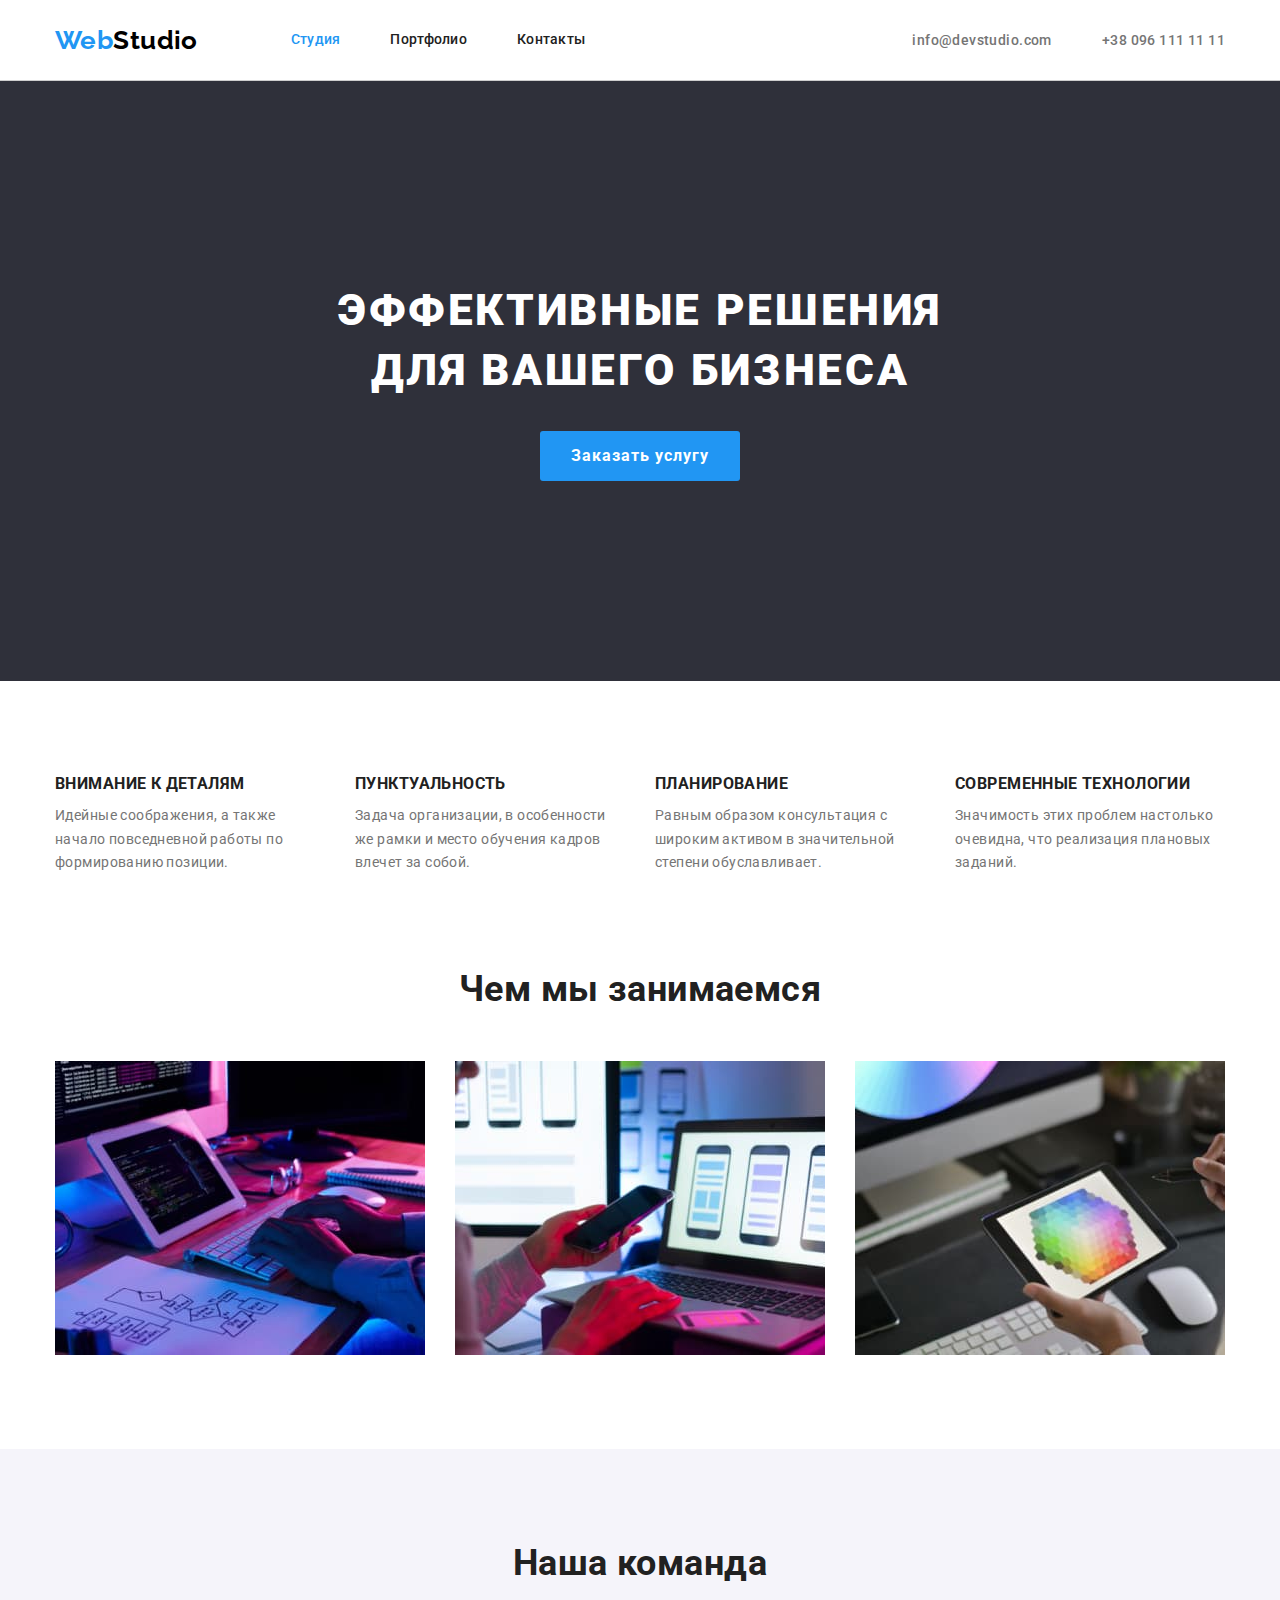
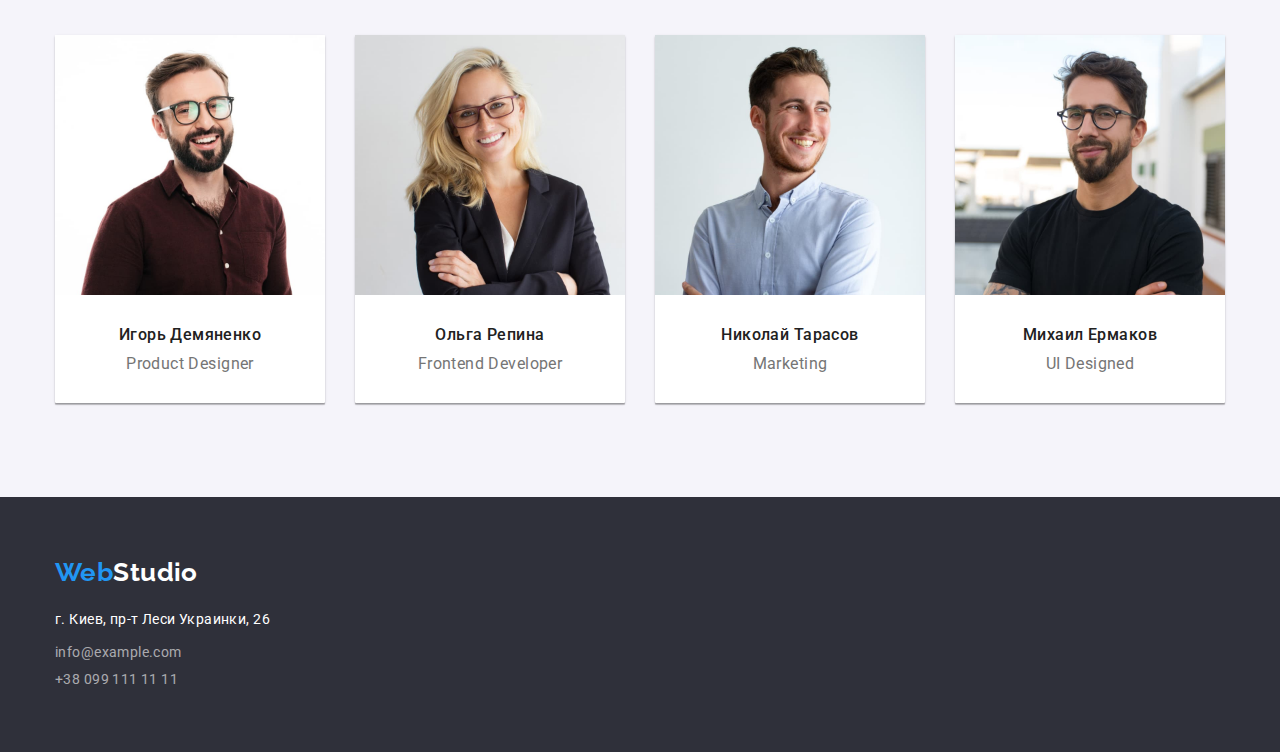
<file: index.html>
<!DOCTYPE html>
<html lang="ru">
<head>
    <meta charset="UTF-8">
    <meta http-equiv="X-UA-Compatible" content="IE=edge">
    <meta name="viewport" content="width=device-width, initial-scale=1.0">
    <title>WebStudio</title>
    <link rel="stylesheet" href="https://cdnjs.cloudflare.com/ajax/libs/modern-normalize/1.1.0/modern-normalize.min.css">
    <link rel="stylesheet" href="./css/styles.css">    
    <link
        href="https://fonts.googleapis.com/css2?family=Raleway:wght@700&family=Roboto:wght@400;500;700;900&display=swap" rel="stylesheet">
</head>
<body>
    <!--======================== HEADER ========================-->
    <header class="header">
        <div class="container">
            <nav class="nav">
                <a href="./index.html" class="logo"><span class="web">Web</span><span class="studio-dark">Studio</span></a>
                <ul class="site-nav list">
                    <li><a href="./index.html" class="link current">Студия</a></li>
                    <li><a href="./portfolio.html" class="link">Портфолио</a></li>
                    <li><a href="" class="link">Контакты</a></li>
                </ul>
            </nav>
            <ul class="contact-header list">
                <li class="mail-link"><a href="mailto:info@devstudio.com" class="mail link">info@devstudio.com</a></li>
                <li class="tell-link"><a href="tell:+380961111111" class="tell link">+38 096 111 11 11</a></li>
            </ul>
        </div>
    </header>
    <main>
        <!--======================== HERO SECTION ========================-->
        <section class="hero">
            <div class="container">
                <h1 class="hero-title">Эффективные решения для вашего бизнеса</h1>
                <button type="button" class="button">Заказать услугу</button>
            </div>
        </section>
        <!--======================== Features Section ========================-->
        <section class="section features">
            <div class="container">
                <h2 class="section-title-hide visually-hidden">Особенности</h2>
                <ul class="list">
                    <li class="list-item">
                        <h3 class="title">Внимание к деталям</h3>
                        <p class="description">Идейные соображения, а также начало повседневной работы по формированию
                            позиции.</p>
                    </li>
                    <li class="list-item">
                        <h3 class="title">Пунктуальность</h3>
                        <p class="description">Задача организации, в особенности же рамки и место обучения кадров влечет за
                            собой.</p>
                    </li>
                    <li class="list-item">
                        <h3 class="title">Планирование</h3>
                        <p class="description">Равным образом консультация с широким активом в значительной степени
                            обуславливает.</p>
                    </li>
                    <li class="list-item">
                        <h3 class="title">Современные технологии</h3>
                        <p class="description">Значимость этих проблем настолько очевидна, что реализация плановых заданий.
                        </p>
                    </li>
                </ul>
            </div>
        </section>
        <!--======================== BUSINESS SECTION ========================-->
        <section class="section busines">
            <div class="container">
                <h2 class="section-title">Чем мы занимаемся</h2>
                <ul class="list">
                    <li class="features-img"><img src="./images/box1.jpg" alt="разработка" width="370"></li>
                    <li class="features-img"><img src="./images/box2.jpg" alt="адаптация" width="370"></li>
                    <li class="features-img"><img src="./images/box3.jpg" alt="дизайн" width="370"></li>
                </ul>
            </div>
            
        </section>
        <!--======================== OUR TEAM ========================-->
        <section class="section our-team">
            <div class="container">
                <h2 class="section-title">Наша командa</h2>
                <ul class="list">
                    <li class="worker-box">
                            <img src="./images/demyanenko.jpg" alt="Игорь Демяненко" width="270">
                            <div class="worker-description">
                                <h3 class="team-name">Игорь Демяненко</h3>
                                <p class="position">Product Designer</p>
                            </div>
                            
                    </li>
                    <li class="worker-box">
                            <img src="./images/repina.jpg" alt="Ольга Репина" width="270">
                            <div class="worker-description">
                                <h3 class="team-name">Ольга Репина</h3>
                                <p class="position">Frontend Developer</p>
                            </div>
                            
                    </li>
                    <li class="worker-box">
                            <img src="./images/tarasov.jpg" alt="Николай Тарасов" width="270">
                            <div class="worker-description">
                                <h3 class="team-name">Николай Тарасов</h3>
                                <p class="position">Marketing</p>
                            </div>
                            
                    </li>
                    <li class="worker-box">
                        <img src="./images/ermakov.jpg" alt="Михаил Ермаков" width="270">
                            <div class="worker-description">
                                <h3 class="team-name">Михаил Ермаков</h3>
                                <p class="position">UI Designed</p>
                            </div>
                        

                    </li>
                </ul>
            </div>
        </section>
    </main>
    <!--======================== FOOTER ========================-->
    <footer class="footer">
        <div class="container">
            <a href="index.html" class="logo link"><span class="web">Web</span><span class="studio-light">Studio</span></a>
            <address class="adress">
                <ul class="contact-footer list link">
                    <li class="adress-list">
                        <a href="https://goo.gl/maps/TSnyQtJxr7Js1hhs7" target="_blank" rel="noopener noreferrer"
                            class="footer-adress link adress">г. Киев, пр-т Леси Украинки, 26</a>
                    </li>
                    <li class="mail-list">
                        <a href="mailto:info@example.com" class="mail link">info@example.com</a>
                    </li>
                    <li>
                        <a href="tell:+380991111111" class="tell link">+38 099 111 11 11</a>
                    </li>
                </ul>
            </address>
        </div>
    </footer>
</body>
</html>
</file>
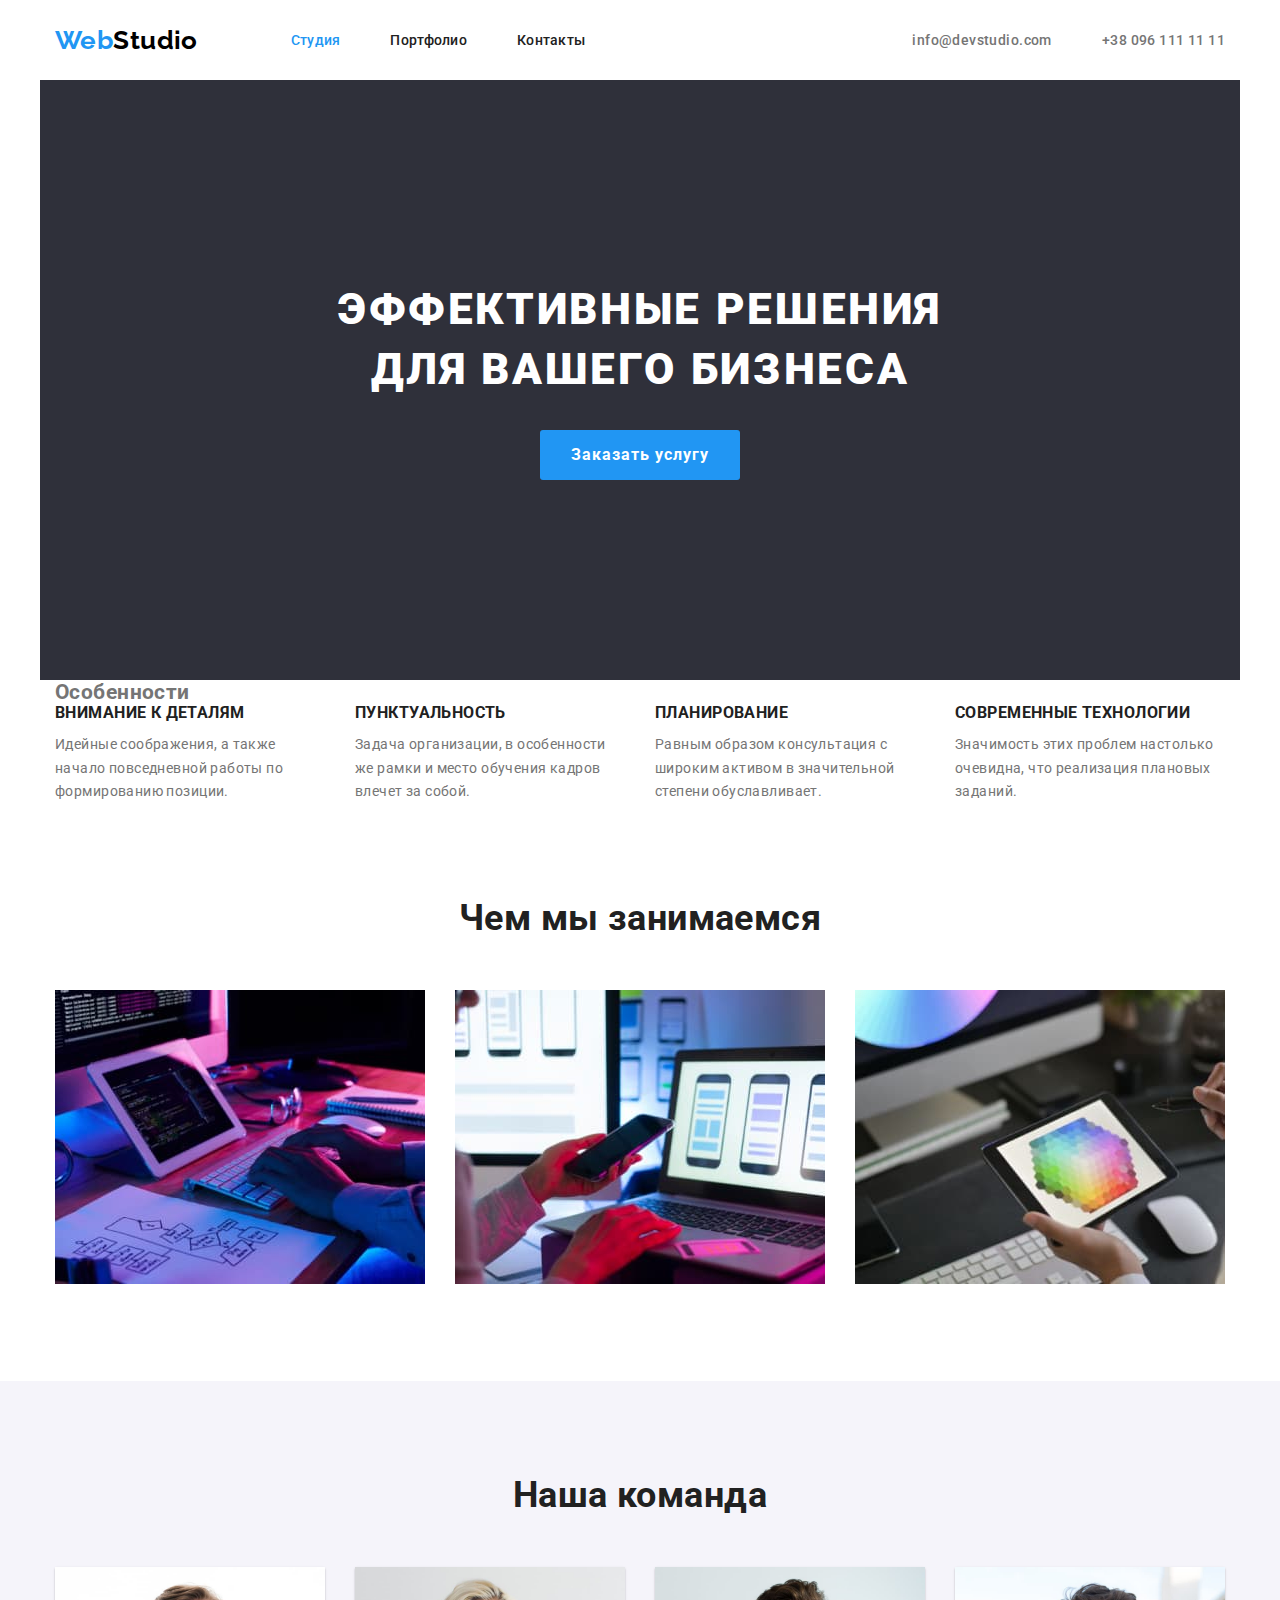
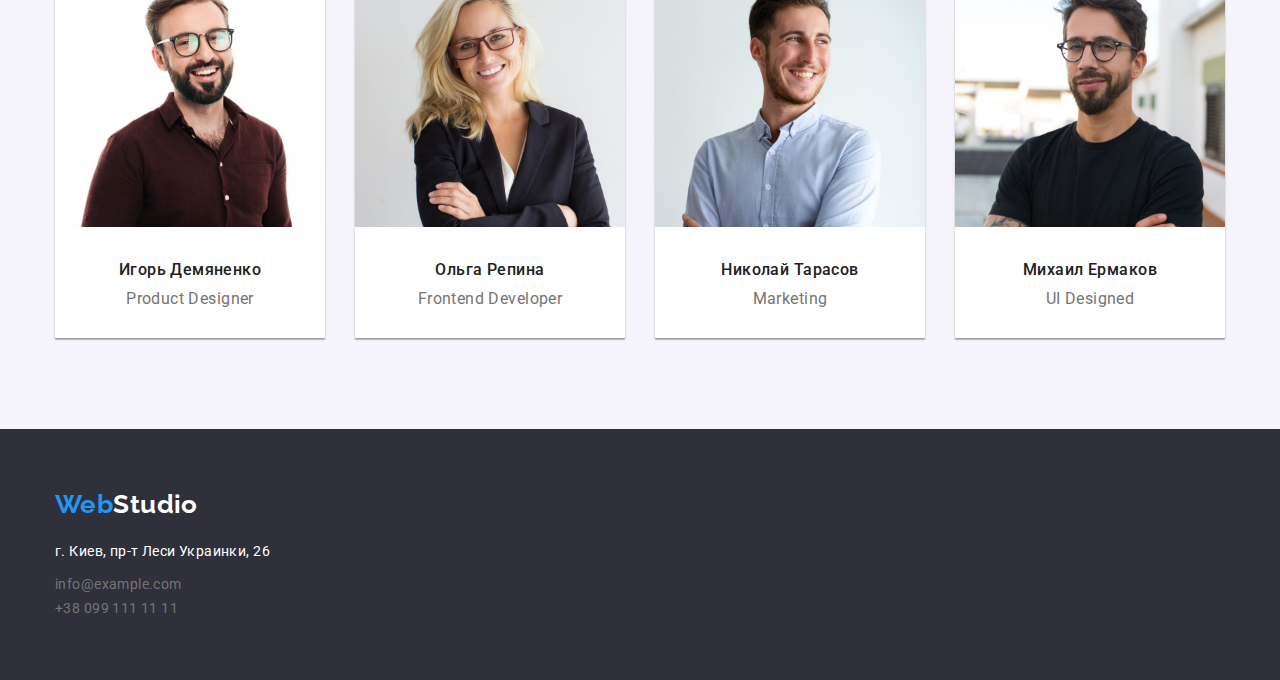
<file: docs/index.html>
<!DOCTYPE html>
<html lang="ru">
<head>
    <meta charset="UTF-8">
    <meta http-equiv="X-UA-Compatible" content="IE=edge">
    <meta name="viewport" content="width=device-width, initial-scale=1.0">
    <title>WebStudio</title>
    <link rel="stylesheet" href="https://cdnjs.cloudflare.com/ajax/libs/modern-normalize/1.1.0/modern-normalize.min.css">
    <link rel="stylesheet" href="./css/styles.css">    
    <link
        href="https://fonts.googleapis.com/css2?family=Raleway:wght@700&family=Roboto:wght@400;500;700;900&display=swap" rel="stylesheet">
</head>
<body>
    <header class="header">
        <nav class="all-nav">
            <div class="container header-cont">
                <a href="./index.html" class="logo"><span class="web">Web</span><span class="studio-dark">Studio</span></a>
                <ul class="site-nav list">
                    <li><a href="./index.html" class="link current">Студия</a></li>
                    <li><a href="./portfolio.html" class="link">Портфолио</a></li>
                    <li><a href="" class="link">Контакты</a></li>
                </ul>
                <ul class="contact-header list">
                    <li><a href="mailto:info@devstudio.com" class="mail link">info@devstudio.com</a></li>
                    <li><a href="tell:+380961111111" class="tell link">+38 096 111 11 11</a></li>
                </ul>
            </div>
        </nav>
    </header>
    <main>
        <section class="hero container">
                <h1 class="hero-title">Эффективные решения для вашего бизнеса</h1>
                <button type="button" class="button">Заказать услугу</button>
        </section>
        <section class="section container without">
            <h2 class="section-title-hide">Особенности</h2>
            <ul class="list">
                <li class="list-item">
                    <h3 class="title">Внимание к деталям</h3>
                    <p class="description">Идейные соображения, а также начало повседневной работы по формированию
                        позиции.</p>
                </li>
                <li class="list-item">
                    <h3 class="title">Пунктуальность</h3>
                    <p class="description">Задача организации, в особенности же рамки и место обучения кадров влечет за
                        собой.</p>
                </li>
                <li class="list-item">
                    <h3 class="title">Планирование</h3>
                    <p class="description">Равным образом консультация с широким активом в значительной степени
                        обуславливает.</p>
                </li>
                <li class="list-item">
                    <h3 class="title">Современные технологии</h3>
                    <p class="description">Значимость этих проблем настолько очевидна, что реализация плановых заданий.
                    </p>
                </li>
            </ul>
        </section>
        <section class="section container s-features">
            <h2 class="section-title">Чем мы занимаемся</h2>
            <ul class="list">
                <li class="features-img"><img src="./images/box1.jpg" alt="разработка" width="370"></li>
                <li class="features-img"><img src="./images/box2.jpg" alt="адаптация" width="370"></li>
                <li class="features-img"><img src="./images/box3.jpg" alt="дизайн" width="370"></li>
            </ul>
        </section>
        <section class="section our-team">
            <div class="container">
                <h2 class="section-title">Наша командa</h2>
                <ul class="list">
                    <li>
                        <div class="worker-box">
                            <img src="./images/demyanenko.jpg" alt="Игорь Демяненко" width="270">
                            <h3 class="team-name">Игорь Демяненко</h3>
                            <p class="position">Product Designer</p>
                        </div>
                    </li>
                    <li>
                        <div class="worker-box">
                            <img src="./images/repina.jpg" alt="Ольга Репина" width="270">
                            <h3 class="team-name">Ольга Репина</h3>
                            <p class="position">Frontend Developer</p>
                        </div>    
                    </li>
                    <li>
                        <div class="worker-box">
                            <img src="./images/tarasov.jpg" alt="Николай Тарасов" width="270">
                            <h3 class="team-name">Николай Тарасов</h3>
                            <p class="position">Marketing</p>
                        </div>
                    </li>
                    <li>
                        <div class="worker-box"><img src="./images/ermakov.jpg" alt="Михаил Ермаков" width="270">
                        <h3 class="team-name">Михаил Ермаков</h3>
                        <p class="position">UI Designed</p>
                    </div>
                    </li>
                </ul>
            </div>
        </section>
    </main>
    <footer class="footer ">
        <div class="container">
            <a href="index.html" class="logo link"><span class="web">Web</span><span class="studio-light">Studio</span></a>
            <address class="adress">
                г. Киев, пр-т Леси Украинки, 26
            </address>
            <ul class="contact-footer list">
                <li>
                    <a href="mailto:info@example.com" class="mail link">info@example.com</a>
                </li>
                <li>
                    <a href="tell:+380991111111" class="tell link">+38 099 111 11 11</a>
                </li>
            </ul>
        </div>
    </footer>
</body>
</html>
</file>
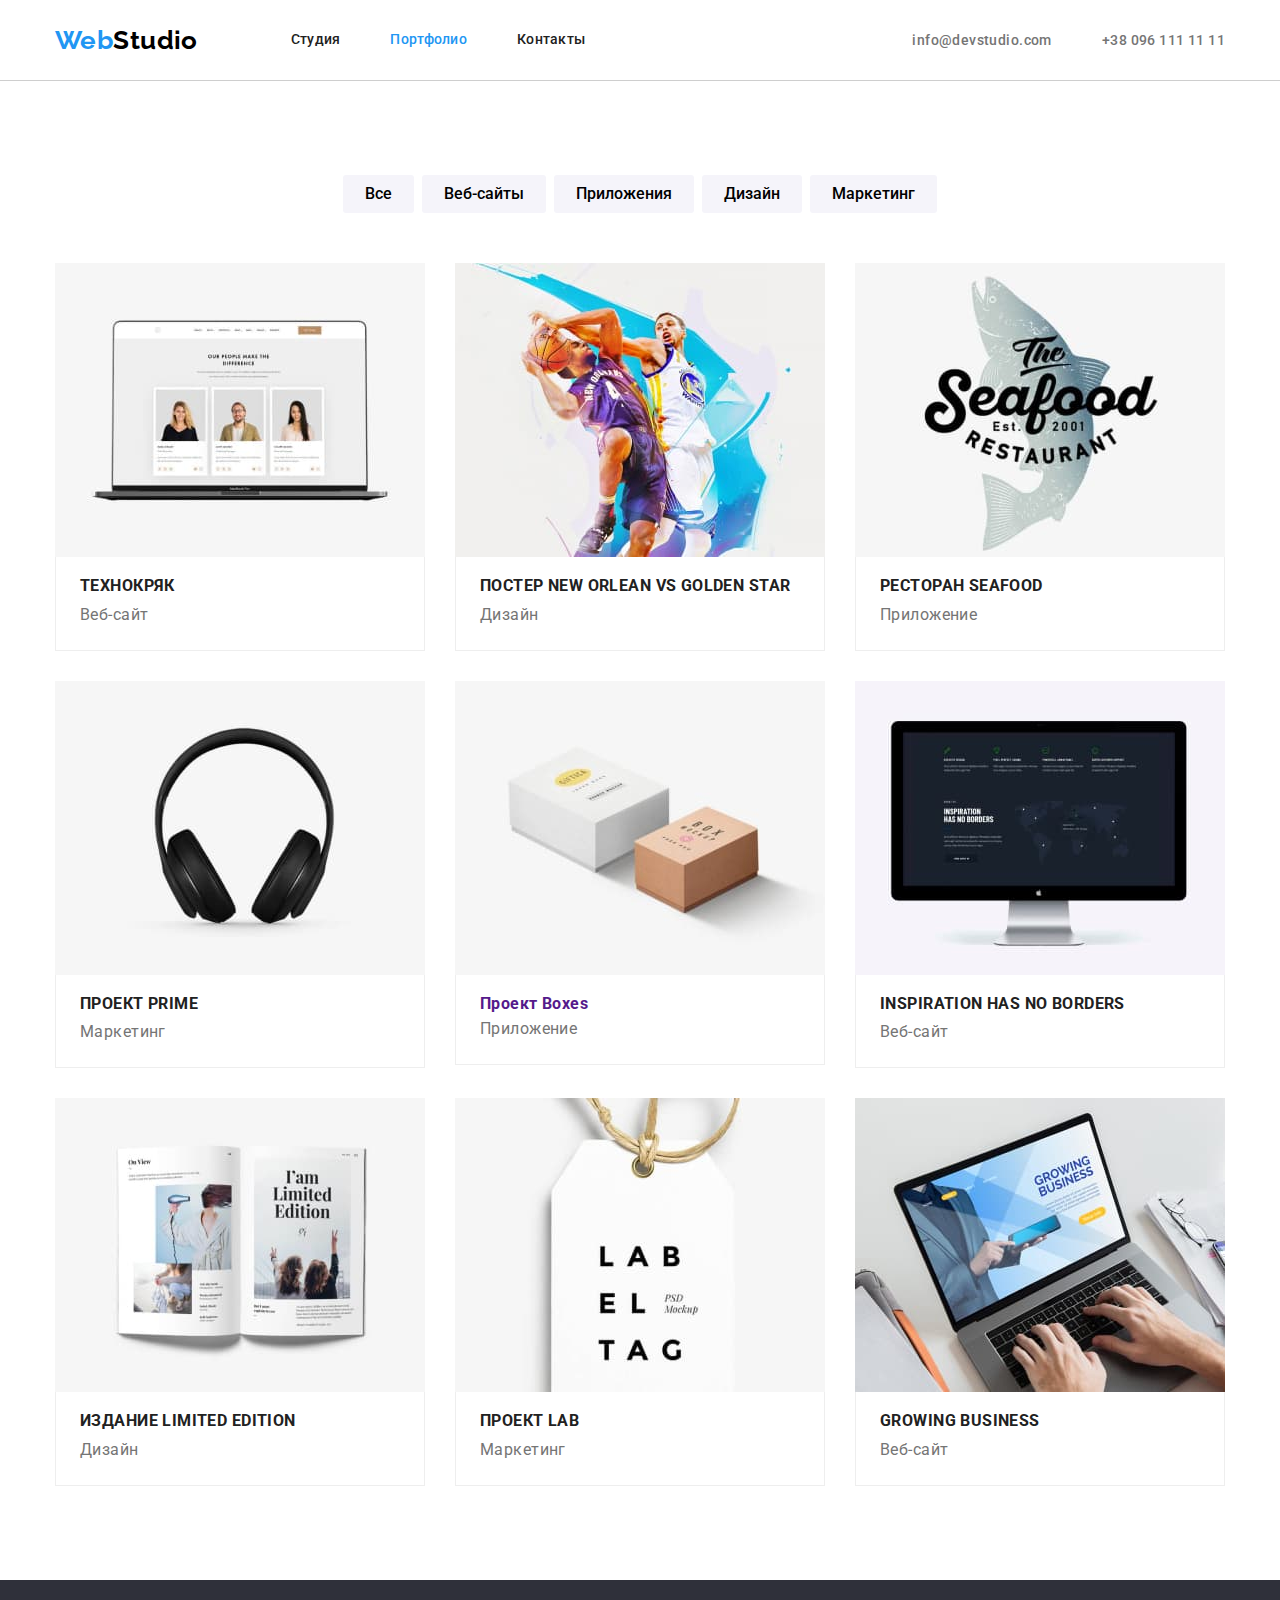
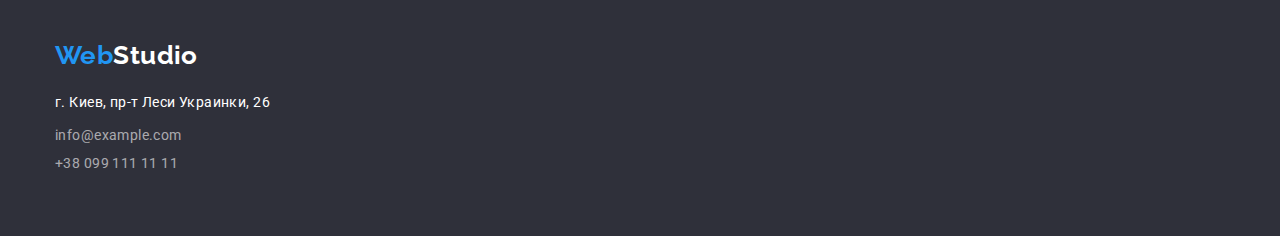
<file: portfolio.html>
<!DOCTYPE html>
<html lang="ru">

<head>
    <meta charset="UTF-8">
    <meta http-equiv="X-UA-Compatible" content="IE=edge">
    <meta name="viewport" content="width=device-width, initial-scale=1.0">
    <title>Portfolio</title>
    <link rel="stylesheet"
        href="https://cdnjs.cloudflare.com/ajax/libs/modern-normalize/1.1.0/modern-normalize.min.css">
    <link
        href="https://fonts.googleapis.com/css2?family=Raleway:wght@700&family=Roboto:wght@400;500;700;900&display=swap"
        rel="stylesheet">
    <link rel="stylesheet" href="./css/styles.css">

</head>

<body>
    <!--======================== HEADER ========================-->
    <header class="header">
        <div class="container">
            <nav class="nav">
                <a href="./index.html" class="logo"><span class="web">Web</span><span class="studio-dark">Studio</span></a>
                <ul class="site-nav list">
                    <li><a href="./index.html" class="link">Студия</a></li>
                    <li><a href="./portfolio.html" class="link current">Портфолио</a></li>
                    <li><a href="" class="link">Контакты</a></li>
                </ul>
            </nav>
            <ul class="contact-header list">
                <li class="mail-link"><a href="mailto:info@devstudio.com" class="mail link">info@devstudio.com</a></li>
                <li class="tell-link"><a href="tell:+380961111111" class="tell link">+38 096 111 11 11</a></li>
            </ul>
        </div>
    </header>
    <main>
        <section class="section portfolio">
            <div class="container">
                <h1 class="visually-hidden">Портфолио</h1>
                <h2 class="visually-hidden">Фильтр</h2>
                <ul class="filter list">
                    <li class="button-list">
                        <button type="button" class="button">Все</button>
                    </li>
                    <li class="button-list">
                        <button type="button" class="button">Веб-сайты</button>
                    </li>
                    <li class="button-list">
                        <button type="button" class="button">Приложения</button>
                    </li>
                    <li class="button-list">
                        <button type="button" class="button">Дизайн</button>
                    </li>
                    <li class="button-list">
                        <button type="button" class="button">Маркетинг</button>
                    </li>
                </ul>
                <h2 class="visually-hidden">Примеры работ</h2>
                <ul class="examples-list list">
                    
                    <li class="examples-item">
                        <a href="" class="link">
                            <img src="./images/techcrack.jpg" alt="Пример веб-сайта" width="370">
                            <div class="item-description">
                                <h3 class="title">Технокряк</h3>
                                <p class="description">Веб-сайт</p>
                            </div>
                        </a>
                    </li>
                    <li class="examples-item">
                        <a href="" class="link">
                            <img src="./images/poster-no-gs.jpg" alt="Постер игры" width="370">
                            <div class="item-description">
                                <h3 class="title">Постер New Orlean vs Golden Star</h3>
                                <p class="description">Дизайн</p>
                            </div>
                        </a>
                    </li>
                    <li class="examples-item">
                        <a href="" class="link">
                            <img src="./images/seafood.jpg" alt="Приложение для ресторана" width="370">
                            <div class="item-description">
                                <h3 class="title">Ресторан Seafood</h3>
                                <p class="description">Приложение</p>
                            </div>
                        </a>
                    </li>
                    <li class="examples-item">
                        <a href="" class="link">
                            <img src="./images/project-prime.jpg" alt="Наушники" width="370">
                            <div class="item-description">
                                <h3 class="title">Проект Prime</h3>
                                <p class="description">Маркетинг</p>
                            </div>
                        </a>
                    </li>
                    <li class="examples-item">
                        <a href="" class="link">
                            <img src="./images/project-boxes.jpg" alt="Коробки" width="370">
                            <div class="item-description">
                                <h3 class="title-examples">Проект Boxes</h3>
                                <p class="description">Приложение</p>
                            </div>
                        </a>
                    </li>
                    <li class="examples-item">
                        <a href="" class="link">
                            <img src="./images/inspiration-has-no-borders.jpg" alt="Пример веб-сайта" width="370">
                            <div class="item-description">
                                <h3 class="title">Inspiration has no Borders</h3>
                                <p class="description">Веб-сайт</p>
                            </div>
                        </a>
                    </li>
                    <li class="examples-item">
                        <a href="" class="link">
                            <img src="./images/limited-edition.jpg" alt="Журнал" width="370">
                            <div class="item-description">
                                <h3 class="title">Издание Limited Edition</h3>
                                <p class="description">Дизайн</p>
                            </div>
                        </a>
                    </li>
                    <li class="examples-item">
                        <a href="" class="link">
                            <img src="./images/project-lab.jpg" alt="Бирка" width="370">
                            <div class="item-description">
                                <h3 class="title">Проект LAB</h3>
                                <p class="description">Маркетинг</p>
                            </div>
                        </a>

                    </li>
                    <li class="examples-item">
                        <a href="" class="link">
                            <img src="./images/growing-business.jpg" alt="Пример проложения" width="370">
                            <div class="item-description">
                                <h3 class="title">Growing Business</h3>
                                <p class="description">Веб-сайт</p>
                            </div>
                        </a>
                    </li>
                </ul>
            </div>
        </section>
    </main>
    <footer class="footer">
        <div class="container">
            <a href="index.html" class="logo link"><span class="web">Web</span><span class="studio-light">Studio</span></a>
            <address class="adress">
                <ul class="contact-footer list link">
                    <li class="adress-list">
                        <a href="https://goo.gl/maps/TSnyQtJxr7Js1hhs7" target="_blank" rel="noopener noreferrer"
                            class="footer-adress link adress">г. Киев, пр-т Леси Украинки, 26</a>
                    </li>
                    <li class="mail-list">
                        <a href="mailto:info@example.com" class="mail link">info@example.com</a>
                    </li>
                    <li>
                        <a href="tell:+380991111111" class="tell link">+38 099 111 11 11</a>
                    </li>
                </ul>
            </address>
        </div>
    </footer>
</body>

</html>
</file>
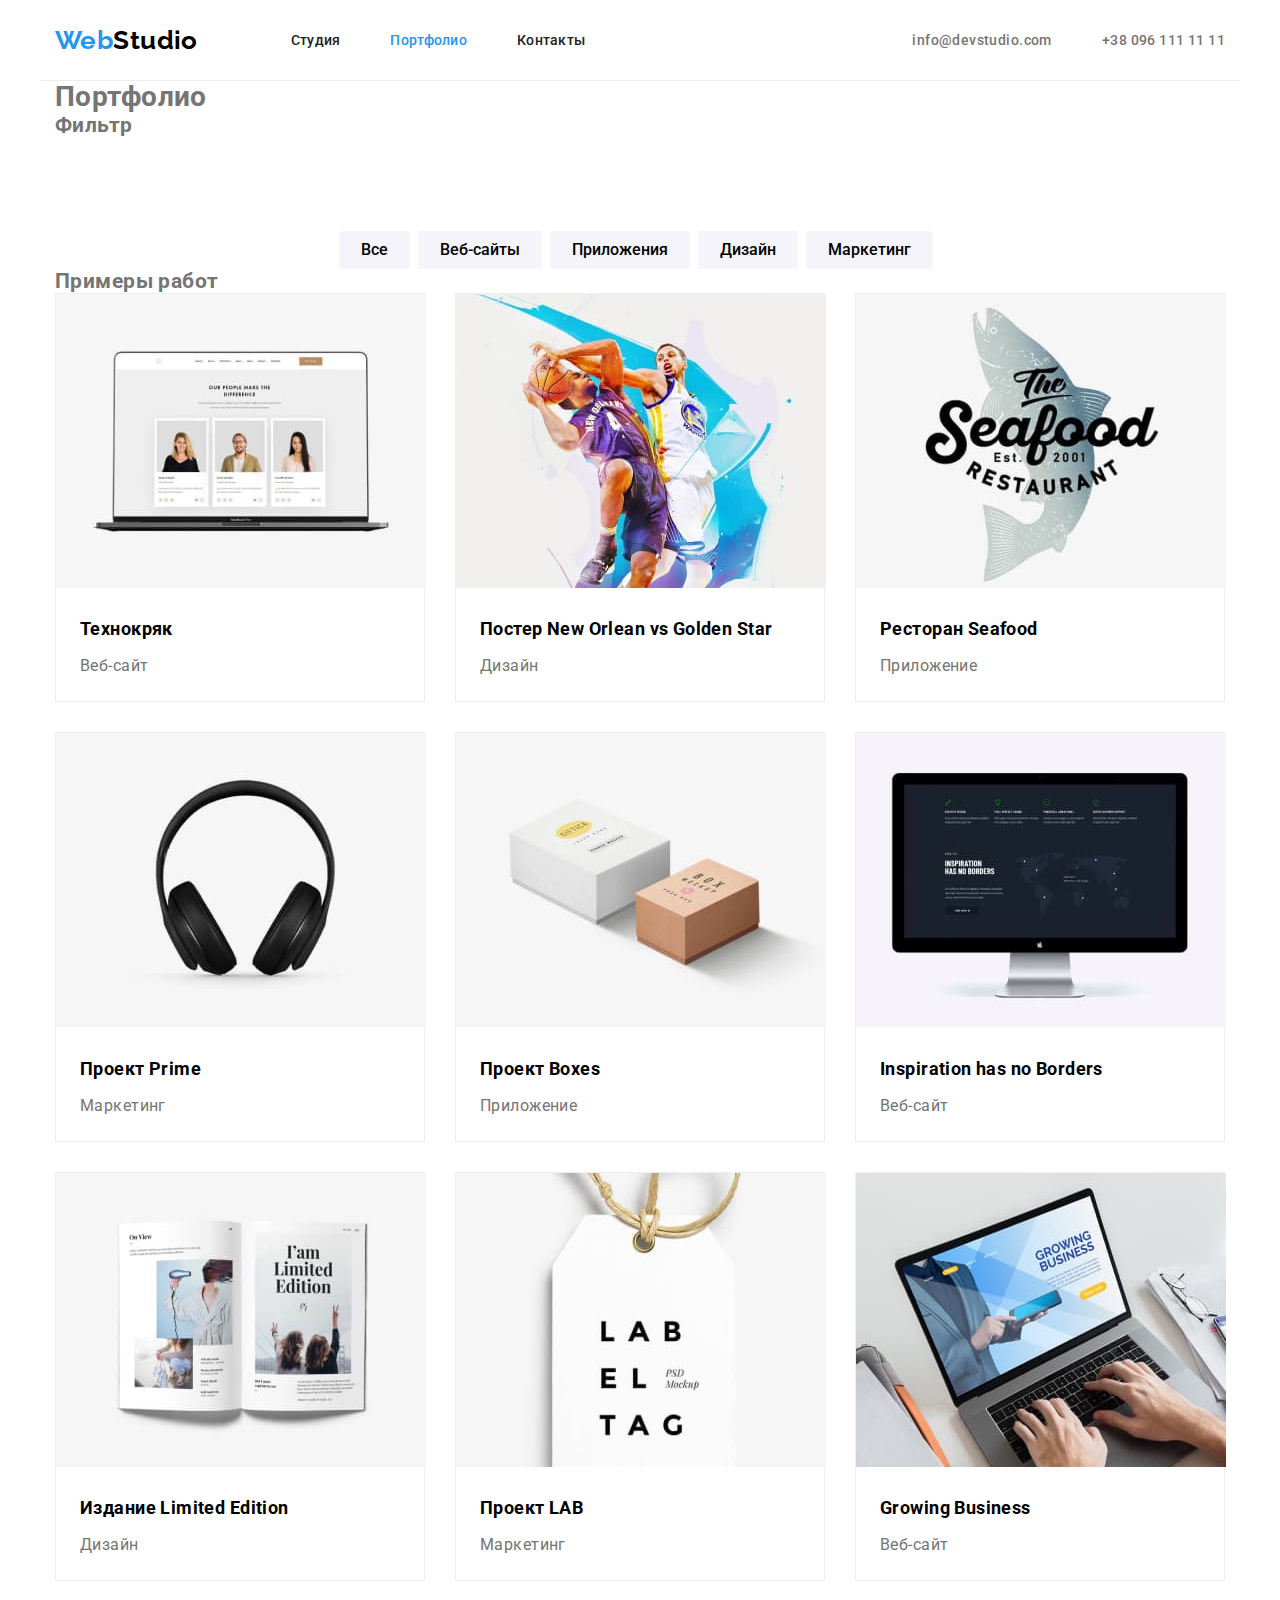
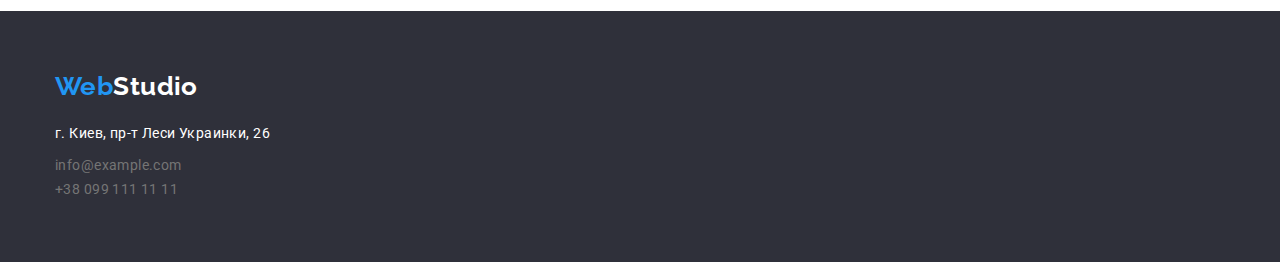
<file: docs/portfolio.html>
<!DOCTYPE html>
<html lang="ru">
<head>
    <meta charset="UTF-8">
    <meta http-equiv="X-UA-Compatible" content="IE=edge">
    <meta name="viewport" content="width=device-width, initial-scale=1.0">
    <title>Portfolio</title>
    <link rel="stylesheet" href="https://cdnjs.cloudflare.com/ajax/libs/modern-normalize/1.1.0/modern-normalize.min.css">
    <link rel="stylesheet" href="./css/styles.css">
    <link href="https://fonts.googleapis.com/css2?family=Raleway:wght@700&family=Roboto:wght@400;500;700;900&display=swap"
    rel="stylesheet">
</head>
<body>
    <header class="header">
        <nav class="all-nav">
            <div class="container header-cont">
                <a href="./index.html" class="logo"><span class="web">Web</span><span class="studio-dark">Studio</span></a>
                <ul class="site-nav list">
                    <li><a href="./index.html" class="link">Студия</a></li>
                    <li><a href="./portfolio.html" class="link current">Портфолио</a></li>
                    <li><a href="" class="link">Контакты</a></li>
                </ul>
                <ul class="contact-header list">
                    <li><a href="mailto:info@devstudio.com" class="mail link">info@devstudio.com</a></li>
                    <li><a href="tell:+380961111111" class="tell link">+38 096 111 11 11</a></li>
                </ul>
            </div>
        </nav>
    </header>
    <main class="container main-portfolio">
        <h1>Портфолио</h1>
        <section>
            <h2>Фильтр</h2>
            <ul class="filter list">
                <li>
                    <button type="button" class="button">Все</button>
                </li>
                <li>
                    <button type="button" class="button">Веб-сайты</button>
                </li>
                <li>
                    <button type="button" class="button">Приложения</button>
                </li>
                <li>
                    <button type="button" class="button">Дизайн</button>
                </li>
                <li>
                    <button type="button" class="button">Маркетинг</button>
                </li>
            </ul>
        </section>
        <section class="examples">
            <h2>Примеры работ</h2>
            <ul class="examples-list list">
                <li class="examples-item">
                    <a href="" class="link">
                        <img src="./images/techcrack.jpg" alt="Пример веб-сайта" width="370">
                            <div class="abra">
                                <h3 class="title">Технокряк</h3>
                                <p class="description">Веб-сайт</p>
                            </div>
                    </a>
                </li>
                <li class="examples-item">
                    <a href="" class="link">
                        <img src="./images/poster-no-gs.jpg" alt="Постер игры" width="370">
                        <div class="abra">
                            <h3 class="title">Постер New Orlean vs Golden Star</h3>
                            <p class="description">Дизайн</p>
                        </div>
                    </a>
                </li>
                <li class="examples-item">
                    <a href="" class="link">
                        <img src="./images/seafood.jpg" alt="Приложение для ресторана" width="370">
                        <div class="abra">
                            <h3 class="title">Ресторан Seafood</h3>
                            <p class="description">Приложение</p>
                        </div>
                    </a>
                </li>
                <li class="examples-item">
                    <a href="" class="link">
                        <img src="./images/project-prime.jpg" alt="Наушники" width="370">
                        <div class="abra">
                            <h3 class="title">Проект Prime</h3>
                            <p class="description">Маркетинг</p>
                        </div>
                    </a>
                </li>
                <li class="examples-item">
                    <a href="" class="link">
                        <img src="./images/project-boxes.jpg" alt="Коробки" width="370">
                        <div class="abra">
                            <h3 class="title">Проект Boxes</h3>
                            <p class="description">Приложение</p>
                        </div>
                    </a>
                </li>
                <li class="examples-item">
                    <a href="" class="link">
                        <img src="./images/inspiration-has-no-borders.jpg" alt="Пример веб-сайта" width="370">
                        <div class="abra">
                            <h3 class="title">Inspiration has no Borders</h3>
                            <p class="description">Веб-сайт</p>
                        </div>
                    </a>
                </li>
                <li class="examples-item">
                    <a href="" class="link">
                        <img src="./images/limited-edition.jpg" alt="Журнал" width="370">
                        <div class="abra">
                            <h3 class="title">Издание Limited Edition</h3>
                            <p class="description">Дизайн</p>
                        </div>
                    </a>
                </li>
                <li class="examples-item">
                    <a href="" class="link">
                        <img src="./images/project-lab.jpg" alt="Бирка" width="370">
                        <div class="abra">
                            <h3 class="title">Проект LAB</h3>
                            <p class="description">Маркетинг</p>
                        </div>
                    </a>
                    
                </li>
                <li class="examples-item">
                    <a href="" class="link">
                        <img src="./images/growing-business.jpg" alt="Пример проложения" width="370">
                        <div class="abra">
                            <h3 class="title">Growing Business</h3>
                            <p class="description">Веб-сайт</p>
                        </div>
                    </a>
                </li>
            </ul>
        </section>
    </main>
    <footer class="footer ">
        <div class="container">
            <a href="index.html" class="logo link"><span class="web">Web</span><span class="studio-light">Studio</span></a>
            <address class="adress">
                г. Киев, пр-т Леси Украинки, 26
            </address>
            <ul class="contact-footer list">
                <li>
                    <a href="mailto:info@example.com" class="mail link">info@example.com</a>
                </li>
                <li>
                    <a href="tell:+380991111111" class="tell link">+38 099 111 11 11</a>
                </li>
            </ul>
        </div>
    </footer>
</body>
</html>
</file>
<file: css/styles.css>
/* Цвет основного текста #757575 */
/* Цвет загoловков #212121 */
/* Цвет акцентирования внимания #2196f3 */
/* Цвет вторичного фона #f5f4fa */
/* Цвет белого текста #ffffff */
/* Фон футера и героя #2f303a*/
/* Footer contact color */
:root {
  --primary-text-color: #757575;
  --title-text-color: #212121;
  --accent-text-color: #2196f3;
  --logo-web-color: #2196f3;
  --logo-studio-color: #000000;
  --white-color-text: #ffffff;
  --alternative-bgc: #2f303a;
  --secondary-bcg: #f5f4fa;
  --footer-contact: rgba(255, 255, 255, 0.6);
}
.link {
  text-decoration: none;
}
body {
  font-family: Roboto, sans-serif;
  color: var(--primary-text-color);
  letter-spacing: 0.03em;
  font-size: 14px;
}
h1,
h2,
h3,
p {
  margin: 0;
}
.list {
  list-style: none;
  padding: 0;
  margin: 0;
}
.container {
  margin-left: auto;
  margin-right: auto;
  width: 1200px;
  padding-right: 15px;
  padding-left: 15px;
}
img {
  display: block;
}
.visually-hidden {
  position: absolute;
  width: 1px;
  height: 1px;
  margin: -1px;
  border: 0;
  padding: 0;

  white-space: nowrap;
  clip-path: inset(100%);
  clip: rect(0 0 0 0);
  overflow: hidden;
}
/* Site nav */
.logo {
  display: flex;
  font-family: raleway, sans-serif;
  font-weight: 700;
  font-size: 26px;
  line-height: 31px;
  text-decoration: none;
  align-items: center;
}
.logo .web {
  color: var(--logo-web-color);
}
.logo .studio-dark {
  color: var(--logo-studio-color);
}
.logo .studio-light {
  color: var(--white-color-text);
}
.site-nav {
  display: flex;
  margin-left: 93px;
}
.nav {
  display: flex;
  align-items: center;
}
.site-nav .link {
  color: var(--title-text-color);
  font-weight: 500;
  line-height: 16px;
  letter-spacing: 0.02em;
  line-height: 1.14;
  padding-bottom: 32px;
  padding-top: 32px;
  display: block;
}
.site-nav > li:not(:last-child) {
  margin-right: 50px;
}
.header .container {
  display: flex;
  align-items: center;
  flex-direction: row;
}
.header {
  border-bottom: 1px solid #cecece;
}
.contact-header {
  display: flex;
  text-align: center;
  margin-left: auto;
}
.site-nav .link:hover,
.site-nav .link:focus {
  color: var(--accent-text-color);
}
.site-nav .link.current {
  color: var(--accent-text-color);
}
.contact-header .tell-link {
  margin-left: 50px;
  padding-bottom: 32px;
  padding-top: 32px;
}
.contact-header .mail-link {
  padding-bottom: 32px;
  padding-top: 32px;
}
/* Hero */
.hero {
  background-color: var(--alternative-bgc);
  margin-top: 0px;
  margin-bottom: 0px;
  text-align: center;
  height: 600px;
  padding-top: 200px;
  padding-bottom: 200px;
}
.hero .hero-title {
  color: var(--white-color-text);
  font-weight: 900;
  font-size: 44px;
  line-height: 1.36;
  letter-spacing: 0.06em;
  text-transform: uppercase;
  text-align: center;
  width: 696px;
  margin: 0 auto;
  margin-bottom: 30px;
}
.hero .button {
  background-color: var(--accent-text-color);
  color: var(--white-color-text);
  font-family: inherit;
  font-weight: 700;
  letter-spacing: 0.06em;
  font-size: 16px;
  line-height: 1.88;
  cursor: pointer;
  text-align: center;
  border-radius: 3px;
  border: none;
  width: 200px;
  height: 50px;
  margin-right: auto;
  margin-left: auto;
}
.hero .button:hover,
.hero .button:focus {
  background-color: #188ce8;
}
/* Section */
.section .section-title {
  font-weight: 700;
  font-size: 36px;
  line-height: 1.16;
  color: var(--title-text-color);
  padding-top: 0px;
  margin-top: 0px;
  margin-bottom: 50px;
}
.section .title {
  color: var(--title-text-color);
  font-weight: 700;
  line-height: 1.14;
  margin-bottom: 10px;
  text-transform: uppercase;
}
.section.features {
  padding-top: 94px;
  padding-bottom: 0px;
}
.features .list-item {
  width: 270px;
  margin-right: 30px;
}
.features .list-item:nth-child(4n) {
  margin-right: 0;
}
.features .list {
  display: flex;
}

.busines .list {
  display: flex;
}
.busines .section-title {
  display: flex;
  justify-content: center;
}
.features-img {
  margin-right: 30px;
  width: 370px;
}
.features-img:nth-child(3n) {
  margin-right: 0px;
}
.section .description {
  font-weight: 400;
  line-height: 1.7;
  margin-top: 0px;
  margin-bottom: 0px;
}
.our-team .list {
  display: flex;
}
.our-team {
  background-color: var(--secondary-bcg);
}
.our-team .section-title {
  display: flex;
  margin-bottom: 50px;
  justify-content: center;
}
.section .team-name {
  color: var(--title-text-color);
  font-size: 16px;
  line-height: 1.19;
  font-weight: 500;
  margin-bottom: 10px;
}
.section .position {
  font-size: 16px;
  font-weight: 400;
  line-height: 1.19;
  margin: 0px;
}
.worker-box {
  background-color: var(--white-color-text);
  width: 270px;
  text-align: center;
  border-radius: 1px;
  box-shadow: 0px 2px 1px rgba(0, 0, 0, 0.2), 0px 1px 1px rgba(0, 0, 0, 0.14),
    0px 1px 3px rgba(0, 0, 0, 0.12);
  margin-right: 30px;
}
.worker-box:nth-child(4n) {
  margin-right: 0px;
}
.worker-description {
  padding-top: 30px;
  padding-bottom: 30px;
}
.footer {
  background-color: var(--alternative-bgc);
  padding-top: 60px;
  padding-bottom: 60px;
}
.footer .logo {
  margin-bottom: 20px;
}
.contact-header .mail,
.contact-header .tell {
  font-weight: 500;
  color: var(--primary-text-color);
}
.contact-header .mail:focus,
.contact-header .tell:focus,
.contact-header .mail:hover,
.contact-header .tell:hover {
  color: var(--accent-text-color);
}
.contact-footer .mail,
.contact-footer .tell {
  font-weight: 400;
  color: var(--primary-text-color);
  line-height: 1.7;
}
.contact-footer .mail {
  color: var(--footer-contact);
}
.mail-list {
  margin-bottom: 4px;
}
.adress-list {
  margin-bottom: 9px;
}
.contact-footer .tell {
  padding-bottom: 0px;
  color: var(--footer-contact);
}
.footer-adress {
  margin-bottom: 9px;
}
.contact-footer .mail:hover,
.contact-footer .tell:hover,
.contact-footer .mail:focus,
.contact-footer .tell:focus {
  color: var(--accent-text-color);
}
.adress {
  color: var(--white-color-text);
  font-style: normal;
  line-height: 1.7;
  font-weight: 400;
}
/* Portfolio */
.examples-list {
  display: flex;
  flex-wrap: wrap;
}
.examples-item:nth-child(3n) {
  margin-right: 0px;
}
.examples-item:nth-last-child(n + 4) {
  margin-bottom: 30px;
}
.filter .button {
  background-color: var(--secondary-bcg);
  color: var(--logo-studio-color);
  font-size: 16px;
  font-weight: 500;
  line-height: 1.62;
  text-align: center;
  font-family: inherit;
  cursor: pointer;
  padding: 6px 22px;
  border-radius: 3px;
  border-style: none;
}
.filter .button:focus,
.filter .button:hover {
  color: var(--white-color-text);
  background-color: var(--accent-text-color);
}
.examples .title-examples {
  color: var(--logo-studio-color);
  font-size: 18px;
  line-height: 2;
  font-weight: 700;
  margin: 0px;
  margin-bottom: 4px;
}
.examples-item .description {
  font-size: 16px;
  line-height: 1.88;
  font-weight: 400;
  color: var(--primary-text-color);
  margin: 0px;
}
.examples-item {
  width: 370px;
  margin-right: 30px;
}
.item-description {
  width: 322px;
  border-right: 1px solid #eeeeee;
  border-left: 1px solid #eeeeee;
  border-bottom: 1px solid #eeeeee;
  border-top: 0px;
  padding-top: 20px;
  padding-bottom: 20px;
  width: 370px;
  padding-left: 24px;
  padding-right: 24px;
}
.item-description .title {
  margin-bottom: 4px;
}
.filter {
  display: flex;
  justify-content: center;
  margin-bottom: 50px;
}
.button-list {
  margin-right: 8px;
}
.button-list:last-child {
  margin-right: 0;
}
.section {
  padding-top: 94px;
  padding-bottom: 94px;
}
</file>
<file: docs/css/styles.css>
/* Цвет основного текста #757575 */
/* Цвет загoловков #212121 */
/* Цвет акцентирования внимания #2196f3 */
/* Цвет вторичного фона #f5f4fa */
/* Цвет белого текста #ffffff */
/* Фон футера и героя #2f303a*/
:root {
  --primary-text-color: #757575;
  --title-text-color: #212121;
  --accent-text-color: #2196f3;
  --logo-web-color: #2196f3;
  --logo-studio-color: #000000;
  --white-color-text: #ffffff;
  --alternative-bgc: #2f303a;
  --secondary-bcg: #f5f4fa;
}
body {
  font-family: Roboto, sans-serif;
  color: var(--primary-text-color);
  letter-spacing: 0.03em;
  font-size: 14px;
}
h1,
h2,
h3,
p {
  margin: 0;
}
.list {
  list-style: none;
  padding: 0;
  margin: 0;
}
.link {
  text-decoration: none;
}
.container {
  margin-left: auto;
  margin-right: auto;
  width: 1200px;
  padding-right: 15px;
  padding-left: 15px;
}
.img {
  display: block;
}
/* Site nav */
.header {
  height: 80px;
}
.header-cont {
  display: flex;
  align-items: center;
  height: 80px;
}
.logo {
  display: flex;
  font-family: raleway, sans-serif;
  font-weight: 700;
  font-size: 26px;
  line-height: 31px;
  text-decoration: none;
}
.logo .web {
  color: var(--logo-web-color);
}
.logo .studio-dark {
  color: var(--logo-studio-color);
}
.logo .studio-light {
  color: var(--white-color-text);
}
.site-nav {
  display: flex;
  margin-left: 93px;
}
.site-nav .link {
  color: var(--title-text-color);
  font-weight: 500;
  line-height: 16px;
  letter-spacing: 0.02em;
  line-height: 1.14;
}
.site-nav .link:not(last-child) {
  margin-right: 50px;
}
.contact-header {
  display: flex;
  margin-left: auto;
}
.site-nav .link:hover,
.site-nav .link:focus {
  color: var(--accent-text-color);
}
.site-nav .link.current {
  color: var(--accent-text-color);
}
.contact-header .tell {
  margin-left: 50px;
}
/* Hero */
.hero {
  background-color: var(--alternative-bgc);
  margin-top: 0px;
  margin-bottom: 0px;
  text-align: center;
  height: 600px;
}
.hero .hero-title {
  color: var(--white-color-text);
  font-weight: 900;
  font-size: 44px;
  line-height: 1.36;
  letter-spacing: 0.06em;
  text-transform: uppercase;
  text-align: center;
  width: 696px;
  margin: 0 auto;
  margin-bottom: 30px;
  padding-top: 200px;
}
.hero .button {
  background-color: var(--accent-text-color);
  color: var(--white-color-text);
  font-family: inherit;
  font-weight: 700;
  letter-spacing: 0.06em;
  font-size: 16px;
  line-height: 1.88;
  cursor: pointer;
  text-align: center;
  border-radius: 3px;
  border: none;
  width: 200px;
  height: 50px;
  margin-right: auto;
  margin-left: auto;
  margin-bottom: 200px;
}
.hero .button:hover,
.hero .button:focus {
  background-color: #188ce8;
}
/* Section */
.section .section-title {
  font-weight: 700;
  font-size: 36px;
  line-height: 1.16;
  color: var(--title-text-color);
  padding-top: 0px;
  margin-top: 0px;
  margin-bottom: 50px;
}
.section .title {
  color: var(--title-text-color);
  font-weight: 700;
  line-height: 1.14;
  margin-bottom: 10px;
  text-transform: uppercase;
}
.without {
  padding-top: 0px;
  padding-bottom: 94px;
}
.without .list-item {
  width: 270px;
}
.without .list {
  display: flex;
  flex-direction: row;
  justify-content: space-between;
}
.s-features .list {
  display: flex;
  flex-direction: row;
  justify-content: space-between;
}
.s-features .section-title {
  display: flex;
  flex-direction: row;
  justify-content: center;
}
.features-img {
  margin-bottom: 94px;
}
.section .description {
  font-weight: 400;
  line-height: 1.7;
  margin-top: 0px;
  margin-bottom: 0px;
}
.our-team .list {
  display: flex;
  flex-direction: row;
  justify-content: space-between;
  padding-bottom: 94px;
}
.our-team {
  background-color: var(--secondary-bcg);
  height: 648px;
}
.our-team .section-title {
  display: flex;
  padding-top: 94px;
  margin-bottom: 50px;
  justify-content: center;
}
.section .team-name {
  color: var(--title-text-color);
  font-size: 16px;
  line-height: 1.19;
  font-weight: 500;
  margin-top: 30px;
  margin-bottom: 10px;
}
.section .position {
  font-size: 16px;
  font-weight: 400;
  line-height: 1.19;
  padding-bottom: 30px;
  margin: 0px;
}
.worker-box {
  background-color: var(--white-color-text);
  width: 270px;
  text-align: center;
  border-radius: 1px;
  box-shadow: 0px 2px 1px rgba(0, 0, 0, 0.2), 0px 1px 1px rgba(0, 0, 0, 0.14),
    0px 1px 3px rgba(0, 0, 0, 0.12);
}
.footer {
  background-color: var(--alternative-bgc);
}
.footer .logo {
  padding-top: 60px;
  margin-bottom: 20px;
}
.contact-header .mail,
.contact-header .tell {
  font-weight: 500;
  color: var(--primary-text-color);
}
.contact-header .mail:focus,
.contact-header .tell:focus,
.contact-header .mail:hover,
.contact-header .tell:hover {
  color: var(--accent-text-color);
}
.contact-footer .mail,
.contact-footer .tell {
  font-weight: 400;
  color: var(--primary-text-color);
  line-height: 1.7;
}
.contact-footer .mail {
  margin-bottom: 9px;
}
.contact-footer .tell {
  padding-bottom: 0px;
}
.contact-footer .mail:hover,
.contact-footer .tell:hover,
.contact-footer .mail:focus,
.contact-footer .tell:focus {
  color: var(--accent-text-color);
}
.adress {
  color: var(--white-color-text);
  font-style: normal;
  line-height: 1.7;
  font-weight: 400;
  margin-bottom: 9px;
}
.contact-footer {
  padding-bottom: 60px;
}
/* Portfolio */
.examples-list {
  display: flex;
  justify-content: space-between;
  flex-wrap: wrap;
}
.filter .button {
  background-color: var(--secondary-bcg);
  color: var(--logo-studio-color);
  font-size: 16px;
  font-weight: 500;
  line-height: 1.62;
  text-align: center;
  font-family: inherit;
  cursor: pointer;
  padding: 6px 22px;
  border-radius: 3px;
  border-style: none;
}
.filter .button:focus,
.filter .button:hover {
  color: var(--white-color-text);
  background-color: var(--accent-text-color);
}
.examples .title {
  color: var(--logo-studio-color);
  font-size: 18px;
  line-height: 2;
  font-weight: 700;
  margin: 0px;
  margin-bottom: 4px;
}
.examples .description {
  font-size: 16px;
  line-height: 1.88;
  font-weight: 400;
  color: var(--primary-text-color);
  margin: 0px;
}
.examples-item {
  border: 1px solid #eeeeee;
  width: 370px;
  margin-bottom: 30px;
  margin-right: 0px;
}
.abra {
  margin: 20px 24px;
  width: 322px;
  height: 70px;
}
.filter {
  display: flex;
  justify-content: center;
  padding-top: 94px;
}
.filter .button:not(last-child) {
  margin-right: 8px;
}
.main-portfolio {
  border-top: 1px solid #ececec;
}
</file>
